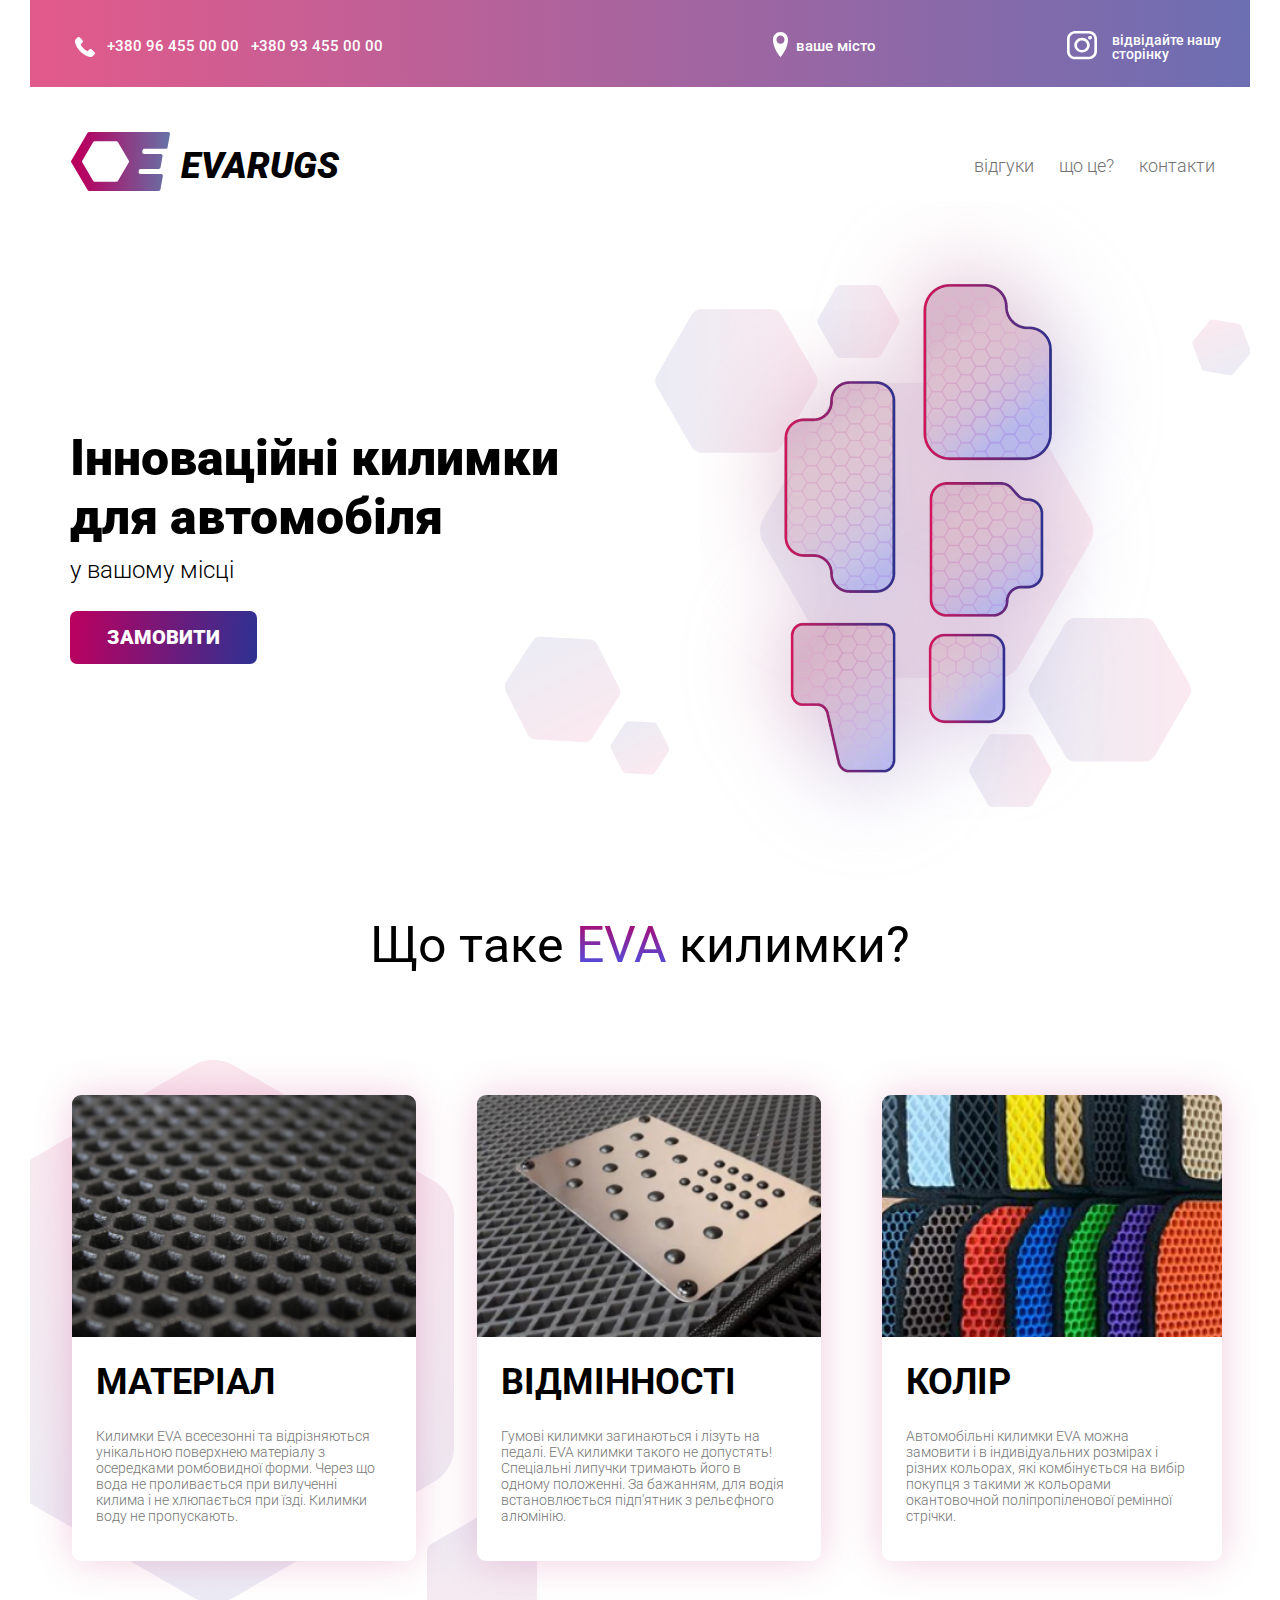
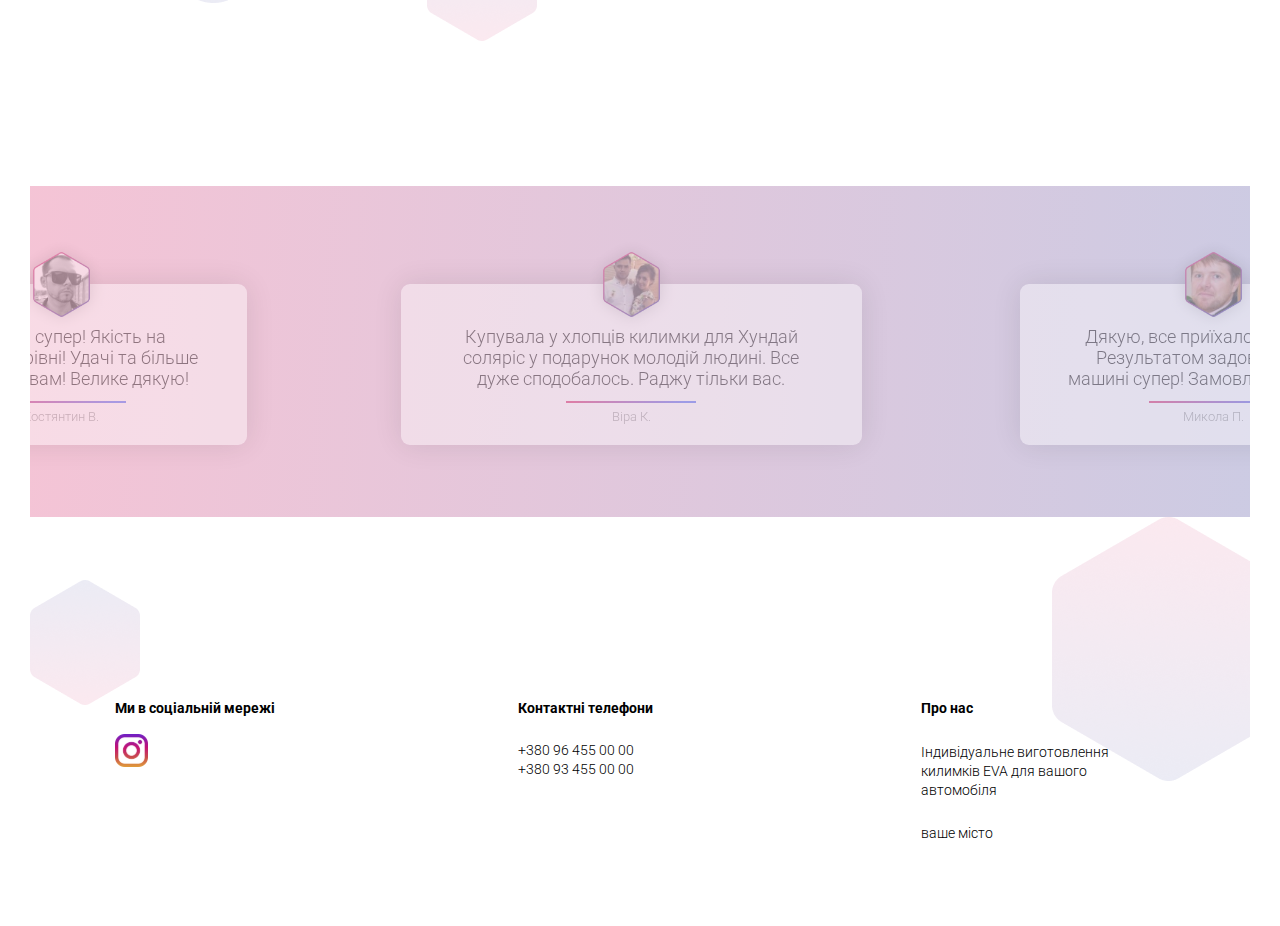
<file: index.html>
<!DOCTYPE html>
<html lang="uk">
<head>
    <meta charset="UTF-8">
    <meta http-equiv="X-UA-Compatible" content="IE=edge">
    <meta name="viewport" content="width=device-width, initial-scale=1.0">
    <title>Evarugs+</title>
    <link rel="preconnect" href="https://fonts.googleapis.com"><link rel="preconnect" href="https://fonts.gstatic.com" crossorigin><link href="https://fonts.googleapis.com/css2?family=Roboto:ital,wght@0,300;0,400;0,500;0,700;0,900;1,900&display=swap" rel="stylesheet">
    <link rel="stylesheet" href="./css/styles.css">
    <link rel="stylesheet" href="./css/media.css">
</head>
<body>
    <header class="header">
        <div class="container">
            <div class="header-contacts">
                
                <div class="header-telephone">
                    <a href="#"> <img src="./img/svg/phone.svg" alt="phone"
                         width="20"></a>
                <a href="tel:+380964550000">
                    +380 96 455 00 00
                </a>
                <a href="tel:+380934550000">+380 93 455 00 00
                </div>
                
            <div class="header-location">
                <a href="#"><img src="./img/svg/location.svg" alt="location" width="15"></a>
                <a href="#">
                    ваше місто
                </a>
            </div>

            <div class="header-link-page">
                <a href="#"><img src="./img/svg/instagram.svg"  alt="instagram" width="30"></a>
                <a href="#">
                    відвідайте нашу<br> сторінку
                </a>
            </div>

            </div>
        </div>
    </header>

    <!-- Hero -->
    <section class="hero">
        <div class="container">
    <!-- Hero-header -->
            <div class="hero-wrapper">

                <div class="logo">
                    <a href="#"><img src="./img/svg/logo.svg" alt="logo" width="100"></a>
                    <a href="#">
                    EVARUGS
                     </a>
                </div>

                <div class="hero-nav-list">
                    <a href="#feedbacks">відгуки</a>
                    <a href="#eva">що це?</a>
                    <a href="#contacts">контакти</a>
                </div>
            </div>

        <!-- Hero-content -->
        <div class="hero-content-wrapper">

            <div class="hero-content">
                <h1>Інноваційні килимки для автомобіля</h1>
                <p id="dynamic-text">у вашому місці</p>
                <a href="./form.html" class="btn">Замовити</a>
            </div>
            
            <div class="hero-img">
                <img class="hero-img-carpet" src="./img/hero/carpets.png" alt="carpets" width="533">
            </div>

         </div>
        </div>
    </section>
    <main>
    <!-- Eva -->
    <section id="eva" class="eva">
            <div class="container">
                <h2>Що таке <span class="eva-text">EVA</span> килимки?</h2>

                <!-- EVA-card-wrapper -->
                <div class="eva-card-wrapper">

                    <!-- Card -->
                    <div class="card"> 
                         <div class="card-img card-bcg1"></div>
                        <h3>Матеріал</h3>
                        <p>Килимки EVA всесезонні та відрізняються унікальною поверхнею матеріалу з осередками ромбовидної форми. Через що вода не проливається при вилученні килима і не хлюпається при їзді. Килимки воду не пропускають.
                        </p>
                    </div>
                    <!-- //Card -->

                    <!-- Card -->
                    <div class="card"> 
                        <div class="card-img card-bcg2"></div>
                        <h3>Відмінності</h3>
                        <p>Гумові килимки загинаються і лізуть на педалі. EVA килимки такого не допустять! Спеціальні липучки тримають його в одному положенні. За бажанням, для водія встановлюється підп'ятник з рельєфного алюмінію.
                        </p>
                    </div>
                    <!-- //Card -->

                    <!-- Card -->
                    <div class="card">
                        <div class="card-img card-bcg3"></div>
                        <h3>Колір</h3> 
                        <p>Автомобільні килимки EVA можна замовити і в індивідуальних розмірах і різних кольорах, які комбінується на вибір покупця з такими ж кольорами окантовочной поліпропіленової ремінної стрічки.
                        </p>
                    </div>
                    <!-- //Card -->

                </div>
                <!-- //EVA-card-wrapper -->
            </div>
    </section>

    <!-- Feedback -->
    <section id="feedbacks" class="feedback">
            <h2 class="visually-hidden">Наші відгуки</h2>

                    <!-- Feedback-cards-wrapper -->
            <div class="feedback-cards-wrapper">

                <!-- Feedback-card -->
                <div class="feedback-card feedback-first">
                <div class="feedback-img">
                 <img src="./img/feedback/feedback1.png" alt="man in glass" width="93">
                </div>
                <div class="feedback-content">
                 <p class="feedback-text">Килимки супер! Якість на найвищому рівні! Удачі та більше замовлень вам! Велике дякую!</p>
                 <p class="feedback-name">Костянтин В.</p>
                </div>
                </div>
                <!-- //Feedback-card -->

                <!-- Feedback-card -->
                <div class="feedback-card feedback-second">
                    <div class="feedback-img">
                        <img src="./img/feedback/feedback2.png" alt="couple" width="93">
                    </div>    
                    <div class="feedback-content">
                 <p class="feedback-text">Купувала у хлопців килимки для Хундай соляріс у подарунок молодій людині. Все дуже сподобалось. Раджу тільки вас.</p>
                 <p class="feedback-name">Віра К.</p>
                </div>
                </div>
                <!-- //Feedback-card -->

                <!-- Feedback-card -->
                <div class="feedback-card feedback-third">
                    <div class="feedback-img">
                        <img src="./img/feedback/feedback3.png" alt="man" width="93">
                    </div>    
                    <div class="feedback-content">
                 <p class="feedback-text">Дякую, все приїхало, поставив. Результатом задоволений, у машині супер! Замовляв на Ніссан.</p>
                 <p class="feedback-name">Микола П.</p>
                </div>
                </div>
                <!-- //Feedback-card -->

            </div>
                    <!-- //Feedback-cards-wrapper -->
    </section>
    </main>

    <!-- Footer -->
   <footer id="contacts" class="footer">
    <div class="footer-container">
        <div class="footer-row">

                <div class="footer-socials footer-col">
                    <p>Ми в соціальній мережі</p>
                    <a href="#">
                        <img src="./img/svg/instagramfooter.svg" alt="instagram">
                    </a>
                </div>

                <div class="footer-telephons footer-col">
                    <p>Контактні телефони</p>
                    <a href="tel:+380964550000">+380 96 455 00 00 
                    </a><br>
                    <a href="tel:+380934550000">
                        +380 93 455 00 00 
                    </a>
                </div>

                <div class="footer-about footer-col">
                    <p>Про нас</p>

                    <div class="footer-about-link">
                    <a href="index.html" class="footer-about-link">
                        Індивідуальне виготовлення<br> килимків EVA для вашого автомобіля</a>
                    </div>

                        <a href="#">ваше місто</a>                    
                    
                </div>

        </div>
    </div>
   </footer>


   <script src="./js/index.js"></script>
</body>
</html>
</file>
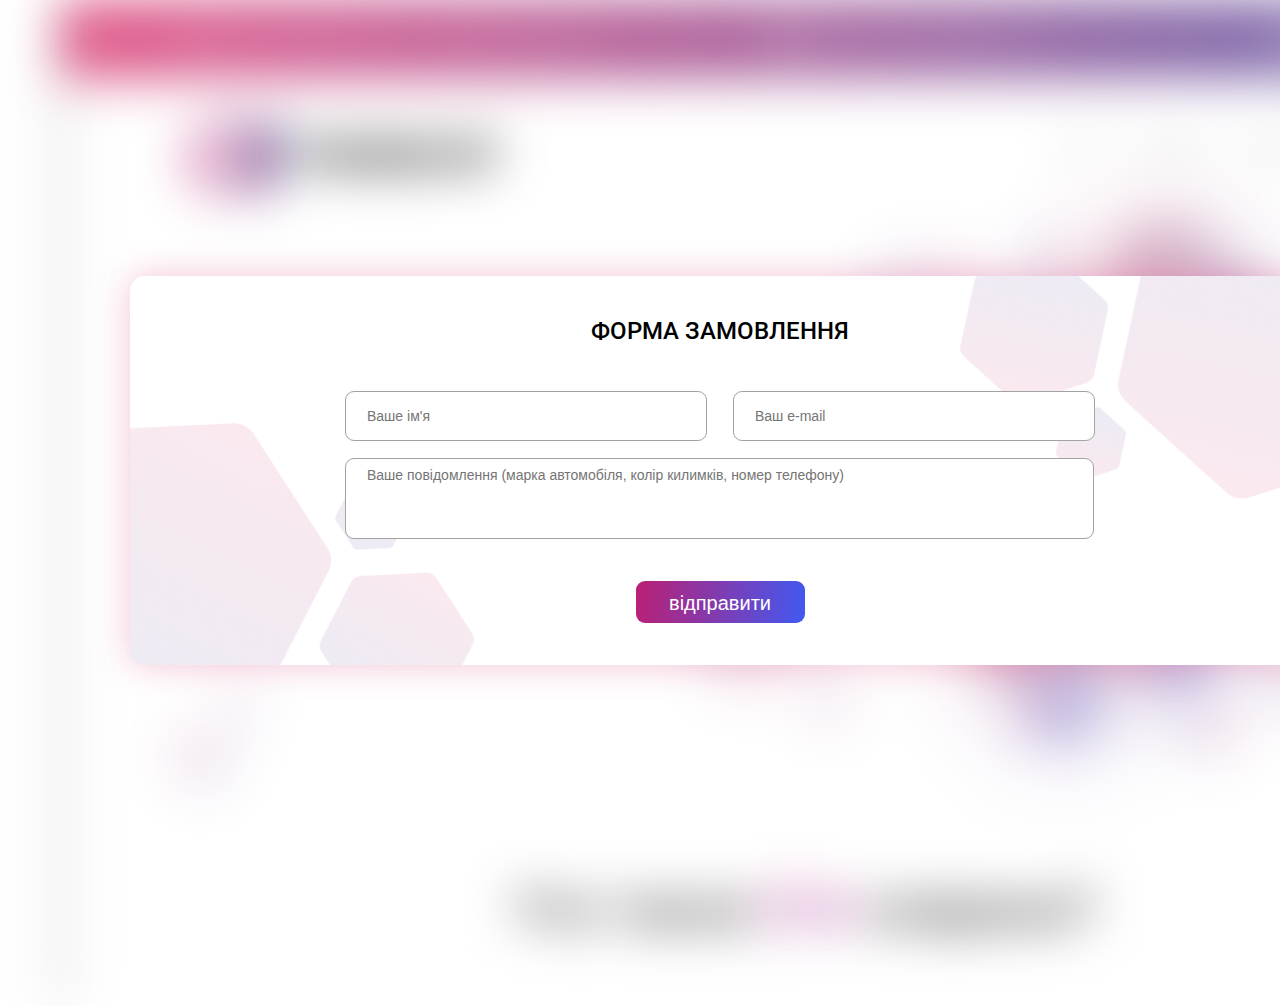
<file: form.html>
<!DOCTYPE html>
<html lang="uk">
<head>
    <meta charset="UTF-8">
    <meta http-equiv="X-UA-Compatible" content="IE=edge">
    <meta name="viewport" content="width=device-width, initial-scale=1.0">
    <title>Form</title>
    <link rel="preconnect" href="https://fonts.googleapis.com"><link rel="preconnect" href="https://fonts.gstatic.com" crossorigin><link href="https://fonts.googleapis.com/css2?family=Roboto:ital,wght@0,300;0,400;0,500;0,700;0,900;1,900&display=swap" rel="stylesheet">
    <link rel="stylesheet" href="./css/styles.css">
    <link rel="stylesheet" href="./css/media.css">
</head>
<body>
    <div class="form-page">
        <div class="form-page-bcg"></div>

            <div class="form-content">
            <form action="form.html" method="get">
                <h1 class="form-title">Форма замовлення</h1>
               
            
                <div class="field-data">
                    <input  class="field" type="text" placeholder="Ваше ім'я">
                
                    <input class="field" type="email" placeholder="Ваш e-mail">
                </div>
              <div class="input-text">
                <input class="field-text field" type="text" placeholder="Ваше повідомлення (марка автомобіля, колір килимків, номер телефону)">
              </div>
          

              <div class="form-btn-position">
              <button class="form-btn">Відправити</button>
            </div>
            </form>
        </div>
       
    </div>
</body>
</html>
</file>
<file: css/styles.css>
:root {
    --primary-text-color:  #000000;
    --secondary-text-color: #FFFFFF;
    --accent-color: linear-gradient(95.2deg, #B90160 2.23%, #2E3192 99.51%);
    --eva-text-color: linear-gradient(180deg, #B90160 0%, #3D5BF5 100%);
    --nav-text-color:  #737373;
    --card-text-color: #767676;
    --header-bcg-color: linear-gradient(269.91deg, rgba(46, 49, 146, 0.7) 0%, rgba(212, 20, 90, 0.7) 98.16%);
    --feedback-bcg-color:  linear-gradient(94.31deg, rgba(212, 20, 90, 0.25) 0.96%, rgba(46, 49, 146, 0.25) 104.83%);
    --feedback-line-color: linear-gradient(90.14deg, #D4145A 3.35%, #3D5BF5 91.43%);
    --feedback-name-color: #8E8E8E;
    --feedback-img-frame: linear-gradient(90.14deg, #D4145A 3.35%, #3D5BF5 91.43%);
    --form-border-color: #A2A2A2;
    --field-text-color: #989898;
    --form-brn-bcg-color:  linear-gradient(96.12deg, #D4145A -21.03%, #3D5BF5 103.56%);
}


* {
    box-sizing: border-box;
} 

body {
    margin: 0;
    padding: 0 30px;
    font-family: 'Roboto', sans-serif;
    font-weight: 400;
    font-style: normal;
    color: var(--primary-text-color);
}

/* .container {
    max-width: 1267px;
} */

a {
    text-decoration: none;
}

.visually-hidden {
    position: absolute;
    width: 1px;
    height: 1px;
    margin: -1px;
    border: 0;
    padding: 0;
    
    white-space: nowrap;
    clip-path: inset(100%);
    clip: rect(0 0 0 0);
    overflow: hidden;
}

/* Header */
.header {
    background: var(--header-bcg-color);
}

.header-contacts {
    padding: 31px 29px 25px 45px;
    display: flex;
    justify-content: space-between;
    align-items: center;
}

.header-contacts a {
    text-decoration: none;
    color: var(--secondary-text-color);
}

.header-telephone {
    display: flex;
    column-gap: 12px;
    align-items: center;
    font-weight: 500;
    font-size: 15px;
    line-height: 0.6;
}

.header-location {
    display: flex;
    column-gap: 8px;
    align-items: center;
    font-weight: 500;
    font-size: 15px;
    line-height: 1.06;
}

.header-link-page {
    display: flex;
    column-gap: 15px;
    align-items: center;
    font-weight: 500;
    font-size: 14px;
    line-height: 1;
}

/* Hero */
.hero {
    padding-top: 45px;
}

/* Hero-header */
.hero-wrapper {
    padding-left: 40px;
    padding-right: 35px;
    display: flex;
    justify-content: space-between;
    align-items: center;
}

.logo {
    display: flex;
    align-items: center;
    column-gap: 11px;

    font-style: italic;
    font-weight: 900;
    font-size: 36px;
    line-height: 1.16;
}

.logo a {
    text-decoration: none;
    color: var(--primary-text-color);
}

.hero-nav-list {
    display: flex;
    column-gap: 25px;
    font-weight: 300;
    font-size: 18px;
    line-height: 1.16;
    text-align: center;
}

.hero-nav-list a {
    text-decoration: none;
    color: var(--nav-text-color);
}

/* Hero-content */
.hero-content-wrapper {
    display: flex;
    column-gap: 15px;
    align-items: center;
    padding-left: 40px;
    padding-right: 68px;

    background-image: url("./../img/bcg/cover.png");
    background-repeat: no-repeat;
    background-position: right;
    
}

.hero-content h1 {
    margin: 0;
    font-weight: 900;
    font-size: 50px;
    line-height: 1.18;
}

.hero-content p {
    margin-top: 10px;
    margin-bottom: 26px;
    font-weight: 300;
    font-size: 24px;
    line-height: 1.16;
}

.btn {
    -webkit-appearance: none;
    -moz-appearance: none;
    appearance: none;
    
    display: inline-block;
    height: 53px;
    padding-left: 37px;
    padding-right: 37px;

    border: 0;
    border-radius: 7px;
    background: var(--accent-color);

    font-weight: 900;
    font-size: 20px;
    line-height: 2.65;
    text-align: center; 
    text-transform: uppercase;
    color: var(--secondary-text-color);
}

/* EVA */
.eva {
    margin-top: 25px;
    background-image: url("./../img/bcg/eva.png");
    background-repeat: no-repeat;
    background-position: left;
}

.eva h2 {
    margin: 0;
    margin-bottom: 120px;
    text-align: center;
    font-weight: 400;
    font-size: 50px;
    line-height: 1.18;
}

.eva-text {
    background: var(--eva-text-color);
    -webkit-background-clip: text;
    -webkit-text-fill-color: transparent;
}

.eva-card-wrapper {
    display: flex;
    justify-content: space-between;
    column-gap: 61px;
    padding-left: 42px;
    padding-right: 28px;
}

.card {
    overflow: hidden;
    margin-bottom: 225px;
    max-width: 344px;
    background-color: var(--secondary-text-color);
    box-shadow: 0px 0px 40px rgba(184, 0, 95, 0.2);
    border-radius: 9px;
}

.card-img {
    width: 363px;
    height: 242px;
}

.card-bcg1 {
    background: url('../img/eva/material.jpg') center center;
    background-size: cover;
}

.card-bcg2 {
    background: url('../img/eva/differencies.jpg') center center;
    background-size: cover;
}

.card-bcg3 {
    background: url('../img/eva/color.jpg') center center;
    background-size: cover;
}

.card h3 {
    margin: 0;
    margin: 25px 128px 25px 24px;
    font-weight: 700;
    font-size: 36px;
    line-height: 1.16;
    text-transform: uppercase;
}

.card p {
    margin: 25px 35px 36px 24px;
    font-weight: 300;
    font-size: 14px;
    line-height: 1.14;
    color: var(--card-text-color);
}


/* Feedback */
.feedback {
    background: var(--feedback-bcg-color);
    padding-top: 98px;
    padding-bottom: 72px;
    overflow: hidden;
}

.feedback-cards-wrapper {
    display: flex;
    justify-content: space-between;
    align-items: center;
}

.feedback-card {
    position: relative;
    padding: 0 44px 20px;
    max-width: 536px;
    box-shadow: 0px 0px 30px rgba(0, 0, 0, 0.25);
    border-radius: 9px;
    background-color: var(--secondary-text-color);
    opacity: .4;
    transition: all ease .5s;
}

.feedback-card:hover {
    cursor: pointer;
    opacity: 1;
}

.feedback-first {
    left: -154px;
}

.feedback-first:hover {
    z-index: 1;
    transform: scale(1.5) translateX(100px);
    transform-origin: left;
}

.feedback-second:hover {
    transform: scale(1.5) translate(0);
    transform-origin: center;
}

.feedback-third {
    left: 158px;
}

.feedback-third:hover {
    transform: scale(1.5) translateX(-100px);
    transform-origin: right;
}

.feedback-img {
    display: flex;
    justify-content: center;
}

.feedback-img img {
    position: absolute;
    overflow: hidden;
    padding-bottom: 17px;
    top: -50px;
}

.feedback-content {
    padding-top: 25px;
}

.feedback-text {
    margin-top: 17px;
    margin-bottom: 21px;
    font-weight: 300;
    font-size: 18px;
    line-height: 1.17;
    text-align: center;
}

.feedback-name {
    position: relative;
    margin: 0;
    margin-top: 9px;
    color: var(--feedback-name-color);
    font-weight: 300;
    font-size: 13px;
    line-height: 1.15;
    text-align: center;
    text-transform: capitalize;
}

.feedback-name::before {
    position: absolute;
    content: '';
    display: block;
    height: 2px;
    width: 130px;
    background-image: linear-gradient(90.14deg, #D4145A 3.35%, #3D5BF5 91.43%); 
    top: -50%;
    left: 50%;
    transform: translate(-50%, -50%);
}

/* Footer */
.footer {
    padding-top: 170px;
    padding-bottom: 84px;
    background: url(".././img/footer/background.png");
    background-repeat: no-repeat;
}

.footer-container {
     max-width: 1267px;
     margin-left: auto;
     margin-right: auto;
     padding-left: 85px;
     padding-right: 114px;
}

.footer-row {
    display: flex;
    flex-direction: row;
    justify-content: space-between;
}

.footer-col {
    max-width: 215px;
    flex-grow: 1;
}

.footer-socials p {
    margin-bottom: 17px;
    font-weight: 700;
    font-size: 14px;
    line-height: 1.14;
}

.footer-socials a {
    text-decoration: none;
    color: var(--primary-text-color);
}

.footer-telephons p {
    margin-bottom: 23px;
    font-weight: 700;
    font-size: 14px;
    line-height: 1.14;
}

.footer-telephons a {
    font-weight: 300;
    font-size: 14px;
    line-height: 0.68;
    text-decoration: none;
    color: var(--primary-text-color);
}


.footer-about p {
   margin-bottom: 25px;
    font-weight: 700;
    font-size: 14px;
    line-height: 1.14;
}

.footer-about a {
    font-weight: 300;
    font-size: 14px;
    line-height: 1.14;
    text-decoration: none;
    color: var(--primary-text-color);
}

.footer-about-link {
    padding-bottom: 24px;
}



/* Form */

.form-page {
    margin: 0 auto;
    padding: 0 30px;
    position: relative;
}

.form-page-bcg {
    position: absolute;
    width: 1487px;
    height: 1006px;
}

.form-page-bcg::before {
    content: "";
    display: block;
    position: absolute;
    width: 1487px;
    height: 1006px;
    background: url('../img/form/bcg-page.png');
    filter: blur(25px);
  }

.form-content {
    position: relative;
    width: 1180px;
    top: 276px;
    left: 70px;
    padding: 42px 215px;
    background: url('../img/form/bcg-form.png') center center, var(--secondary-text-color);
    background-size: cover;
    box-shadow:  0px 0px 35px rgba(212, 20, 90, 0.25);
    border-radius: 15px;
    z-index: 1;
} 

 .form-title {
    margin: 0;
    margin-bottom: 45px;
    font-weight: 500;
    font-size: 24px;
    line-height: 1.16;
    text-align: center;
    text-transform: uppercase;
}

.field-data {
    display: flex;
    justify-content: space-between;
    align-items: center;
}

.field {
    width: 362px;
    height: 50px;
    padding-left: 21px;
    background-color: var(--secondary-text-color);
    border: 1px solid var(--form-border-color);
    border-radius: 9px;
    color: var(--field-text-color);
    font-weight: 300;
    font-size: 14px;
    line-height: 1.14;
}

.field-text {
    margin-top: 17px;
    margin-bottom: 42px;
    width: 749px;
    height: 81px;
    padding-bottom: 47px;
}

.form-btn-position {
    display: flex;
    justify-content: center;
}

.form-btn {
    width: 169px;
    height: 42px;
    border-radius: 9px;
    border: 1px transparent;
    background: var(--form-brn-bcg-color);
    font-size: 20px;
    line-height: 2.1;
    color: var(--secondary-text-color);
    text-align: center;
    cursor: pointer;
    text-transform: lowercase;
}
</file>
<file: css/media.css>
@media  screen and (max-width: 768px) {
      
    .container {
        margin: auto;
    }

    .header-telephone {
        display: none;
    }

    .hero-nav-list {
        display: none;
    }

    .hero-content-wrapper {
        display: flex;
        justify-content: space-between;
        align-items: center;
        column-gap: 0;
        
    }

    .hero-img-carpet {
        width: 368px;
        height: 473px;
    }
 
    .btn {
        width: 141px;
        padding: 15px 22px;
        font-size: 15px;
        line-height: 1.13;
    }

    .eva {
        margin-top: 50px;
    }

    .eva h2 {
        margin-bottom: 48px;
        font-size: 40px;
        line-height: 1.17;
    }

    .eva-card-wrapper {
        flex-direction: column;
    }

    .card:nth-child(-n+2) {
        margin-bottom: 61px;
    }

    .card {
        max-width: 594px;
        margin-bottom: 124px;
    }

    .card-img {
        width: 626px;
        height: 189px;
    }

    .feedback {
        overflow: visible;
        padding: 37px 115px 72px;
    }

    .feedback-cards-wrapper {
        flex-direction: column;
    }

    .feedback-card {
        display: flex;
        justify-content: center;
    }

    .feedback-card:nth-child(-n+2) {
        margin-bottom: 49px;
    }

    .feedback-first, 
    .feedback-third {
        left: 0;
    }

    .feedback-first:hover,
    .feedback-third:hover {
        transform: scale(1.5) translate(0);
        transform-origin: center;
    }

    .feedback-img img {
        margin-left: 380px;
    }

    .feedback-second:hover {
        z-index: 1;
    }

    .footer {
        padding: 95px 0 41px;
    }

    .footer-container {
        padding: 0 45px;
    }

    .footer-row {
        display: flex;
        flex-direction: row;
        justify-content: space-between;
    }


    /* Form */

    .form-page {
        margin: 0;
        padding: 0;
    }

    .form-page-bcg {
        width: 768px;
        height: 0;
    }

   

    .form-page-bcg::before {
        content: "";
        display: block;
        position: absolute;
        width: 768px;
      }

    .form-content {
        margin: 302px 65px;
        width: 635px;
        height: 401px;
    }

     .form-title {
        width: 432px;
        margin-left: -105px;
        margin-bottom: 6px;
    }

    .field-data {
        flex-direction: column;
    }

    .field {
        width: 432px;
        height: 41px;
    }

    .field:nth-child(1){
        margin-bottom: 20px;
    }

    .field-text {
        margin: 20px 0 20px -115px;
        height: 95px;
    }

}

/* @media  screen and (max-width: 320px)  */
</file>
